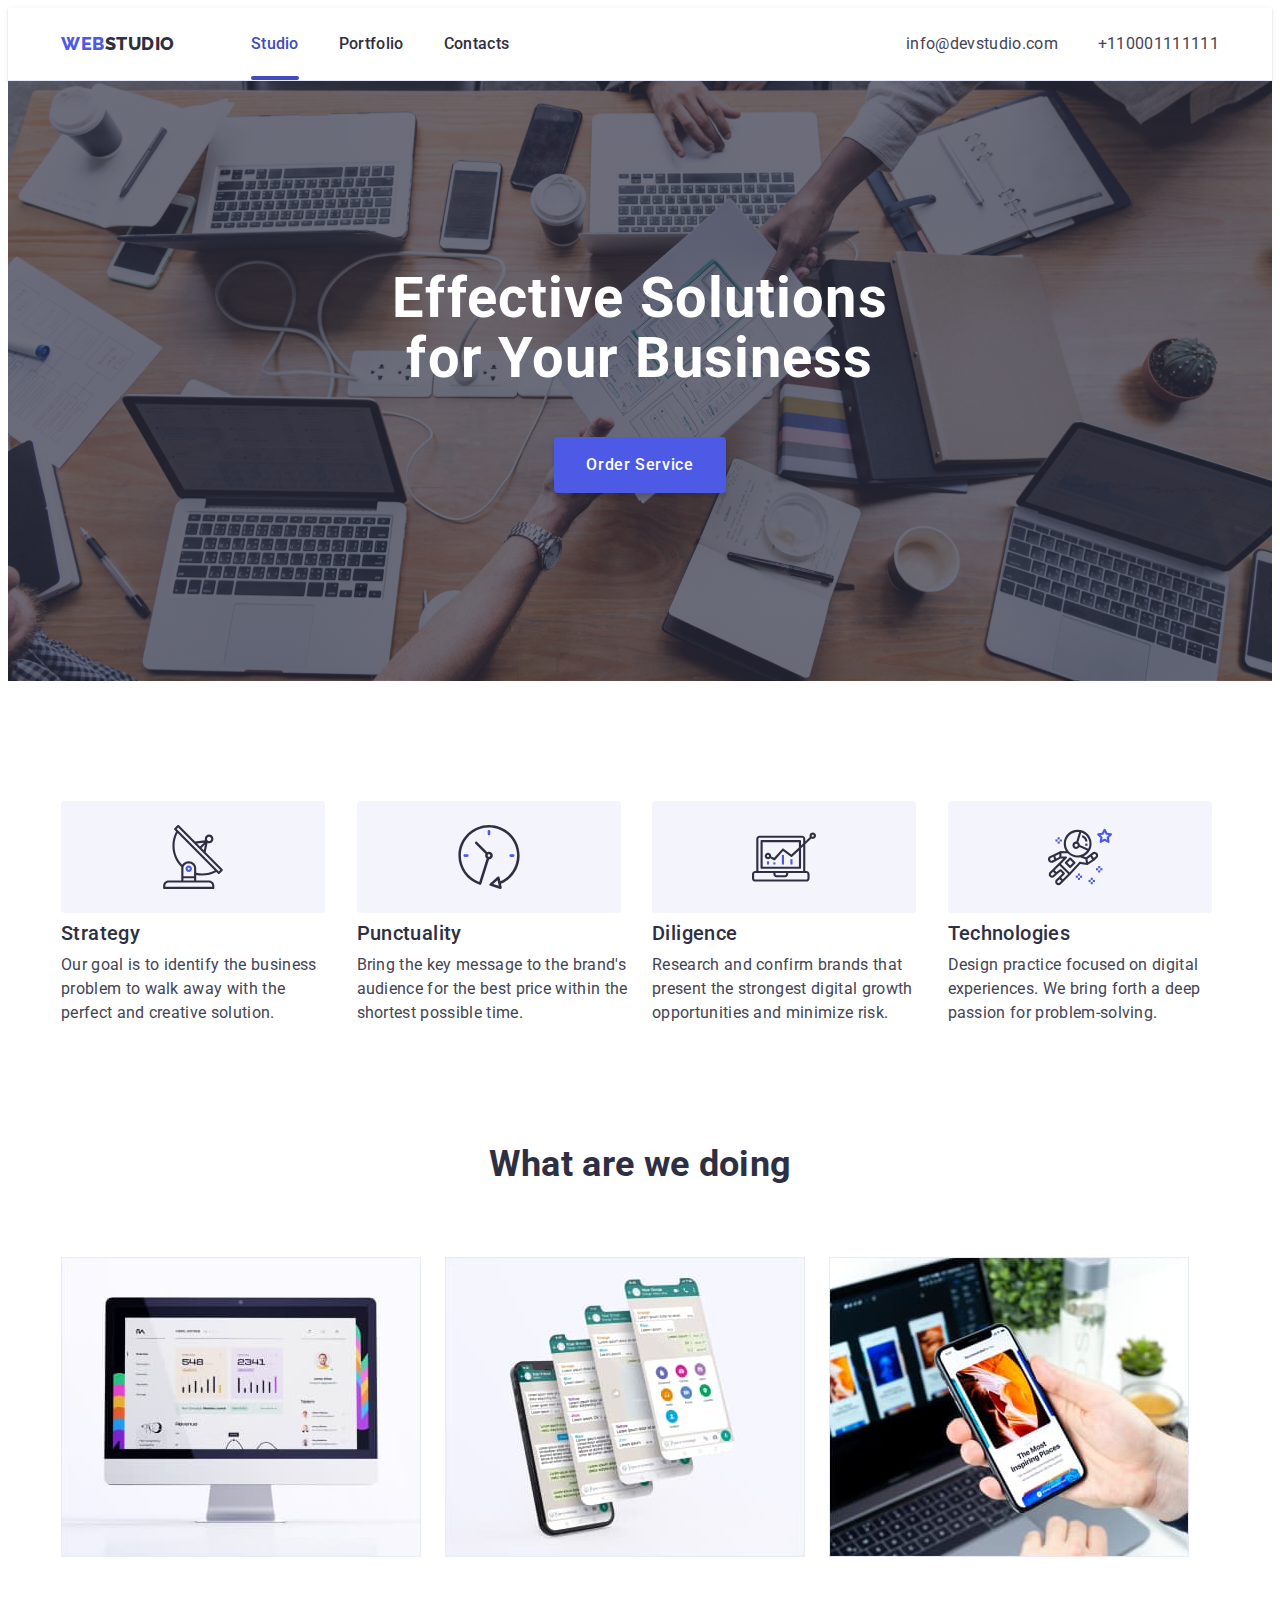
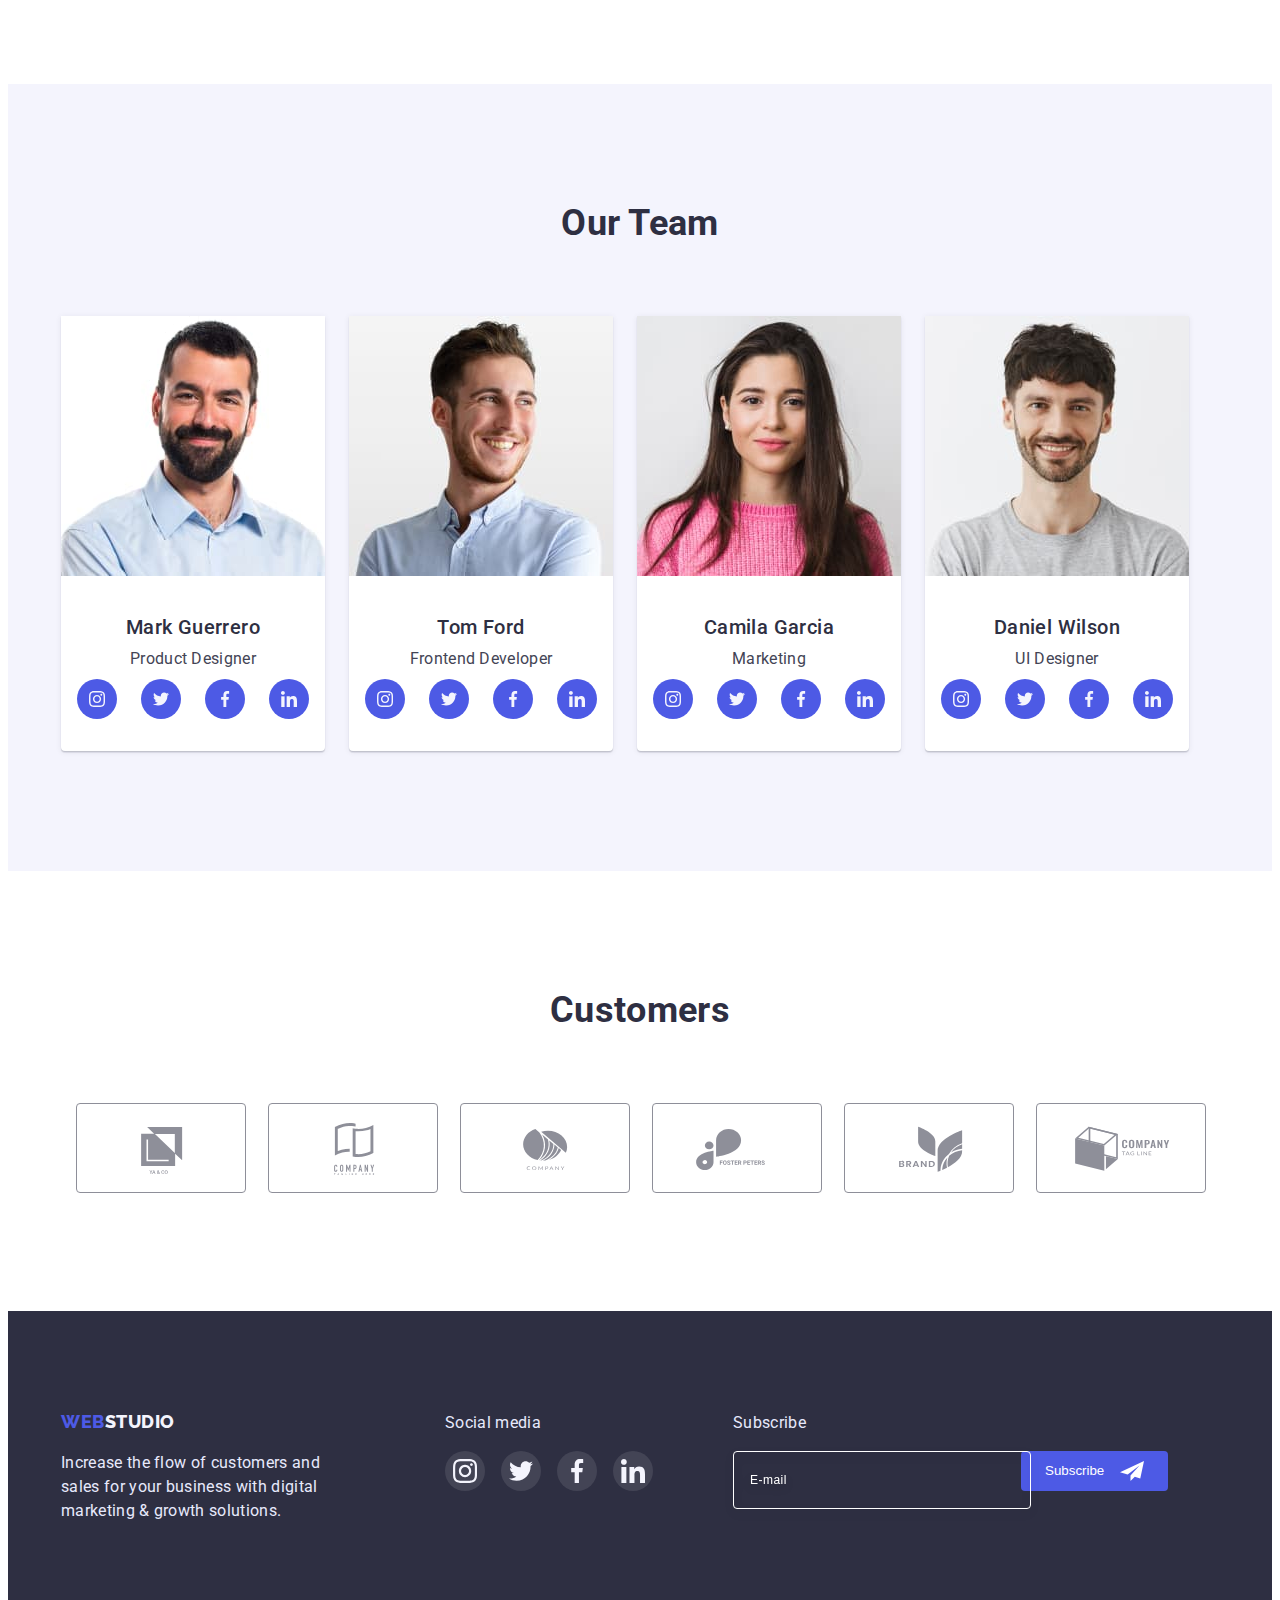
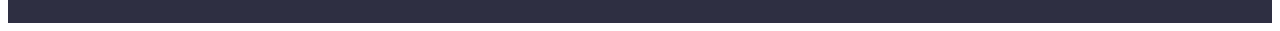
<file: index.html>
<!DOCTYPE html>
<html lang="en">
  <head>
    <meta charset="UTF-8" />
    <meta http-equiv="X-UA-Compatible" content="IE=edge" />
    <meta name="viewport" content="width=device-width, initial-scale=1.0" />
    <title>Document</title>
    <!--Fonts-->
    <link rel="preconnect" href="https://fonts.googleapis.com" />
    <link rel="preconnect" href="https://fonts.gstatic.com" crossorigin />
    <link
      href="https://fonts.googleapis.com/css2?family=Montserrat:wght@400;700&family=Raleway:wght@800&family=Roboto:wght@400;500;700;900&display=swap"
      rel="stylesheet"
    />
    <!--Normalize-->
    <link
      rel="stylesheet"
      href="https://cdnjs.cloudflare.com/ajax/libs/modern-normalize/1.1.0/modern-normalize.min.css"
      integrity="sha512-wpPYUAdjBVSE4KJnH1VR1HeZfpl1ub8YT/NKx4PuQ5NmX2tKuGu6U/JRp5y+Y8XG2tV+wKQpNHVUX03MfMFn9Q=="
      crossorigin="anonymous"
      referrerpolicy="no-referrer"
    />
    <!--Styles-->
    <link rel="stylesheet" href="./css/styles.css" />
  </head>
  <body>
    <header class="header">
      <div class="container header-container">
        <nav class="header-nav">
          <a class="header-web" href="./index.html"
            ><span class="fweb">Web</span>Studio</a
          >
          <ul class="header-menu">
            <li>
              <a class="header-link current" href="./index.html">Studio </a>
            </li>
            <li><a class="header-link" href="./potfolio.html">Portfolio</a></li>
            <li><a class="header-link" href="">Contacts</a></li>
          </ul>
        </nav>
        <address>
          <ul class="header-contact">
            <li>
              <a class="contact" href="mailto:info@devstudio.com"
                >info@devstudio.com</a
              >
            </li>
            <li>
              <a class="contact" href="tel:+110001111111">+110001111111</a>
            </li>
          </ul>
        </address>
      </div>
    </header>
    <main>
      <section class="hero-title">
        <div class="container">
          <h1 class="hero">Effective Solutions for Your Business</h1>
          <button class="button-white" type="button" data-modal-open>
            Order Service
          </button>
        </div>
      </section>
      <section class="section-only-text">
        <div class="container">
          <h2 hidden></h2>
          <ul class="section-text">
            <li class="titel-text">
              <div class="vector">
                <svg class="vector-icon">
                  <use href="./images/icons/vector1.svg#icon-antenna"></use>
                </svg>
              </div>
              <h3 class="titel">Strategy</h3>
              <p>
                Our goal is to identify the business problem to walk away with
                the perfect and creative solution.
              </p>
            </li>
            <li class="titel-text">
              <div class="vector">
                <svg class="vector-icon">
                  <use href="./images/icons/vector1.svg#icon-clock"></use>
                </svg>
              </div>
              <h3 class="titel">Punctuality</h3>
              <p>
                Bring the key message to the brand's audience for the best price
                within the shortest possible time.
              </p>
            </li>
            <li class="titel-text">
              <div class="vector">
                <svg class="vector-icon">
                  <use href="./images/icons/vector1.svg#icon-diagram-1"></use>
                </svg>
              </div>
              <h3 class="titel">Diligence</h3>
              <p>
                Research and confirm brands that present the strongest digital
                growth opportunities and minimize risk.
              </p>
            </li>
            <li class="titel-text">
              <div class="vector">
                <svg class="vector-icon">
                  <use href="./images/icons/vector1.svg#icon-astronaut"></use>
                </svg>
              </div>
              <h3 class="titel">Technologies</h3>
              <p>
                Design practice focused on digital experiences. We bring forth a
                deep passion for problem-solving.
              </p>
            </li>
          </ul>
        </div>
      </section>
      <section class="section">
        <div class="container">
          <h2 class="subtitel">What are we doing</h2>
          <ul class="section-doing">
            <li><img src="./images/img1.jpg" alt="program" width="360" /></li>
            <li>
              <img src="./images/img2.jpg" alt="communicate" width="360" />
            </li>
            <li><img src="./images/img3.jpg" alt="learning" width="360" /></li>
          </ul>
        </div>
      </section>
      <section class="team section">
        <div class="container">
          <h2 class="subtitel">Our Team</h2>
          <ul class="section-team">
            <li class="gallery">
              <img src="./images/img.jpg" alt="Mark Guerrero" width="264" />
              <div class="gallery-text">
                <h3 class="titel">Mark Guerrero</h3>
                <p>Product Designer</p>
                <ul class="social-list">
                  <li>
                    <a class="socials-link" href="#">
                      <svg class="social-icon">
                        <use
                          href="./images/icons/icons.svg#icon-instagram"
                        ></use></svg
                    ></a>
                  </li>
                  <li>
                    <a class="socials-link" href="#">
                      <svg class="social-icon">
                        <use
                          href="./images/icons/icons.svg#icon-twitter"
                        ></use></svg
                    ></a>
                  </li>
                  <li>
                    <a class="socials-link" href="#">
                      <svg class="social-icon">
                        <use
                          href="./images/icons/icons.svg#icon-facebook"
                        ></use></svg
                    ></a>
                  </li>
                  <li>
                    <a class="socials-link" href="#">
                      <svg class="social-icon">
                        <use
                          href="./images/icons/icons.svg#icon-linkedin"
                        ></use></svg
                    ></a>
                  </li>
                </ul>
              </div>
            </li>
            <li class="gallery">
              <img src="./images/img(1).jpg" alt="Tom Ford" width="264" />
              <div class="gallery-text">
                <h3 class="titel">Tom Ford</h3>
                <p>Frontend Developer</p>
                <ul class="social-list">
                  <li>
                    <a class="socials-link" href="#">
                      <svg class="social-icon">
                        <use
                          href="./images/icons/icons.svg#icon-instagram"
                        ></use></svg
                    ></a>
                  </li>
                  <li>
                    <a class="socials-link" href="#">
                      <svg class="social-icon">
                        <use
                          href="./images/icons/icons.svg#icon-twitter"
                        ></use></svg
                    ></a>
                  </li>
                  <li>
                    <a class="socials-link" href="#">
                      <svg class="social-icon">
                        <use
                          href="./images/icons/icons.svg#icon-facebook"
                        ></use></svg
                    ></a>
                  </li>
                  <li>
                    <a class="socials-link" href="#">
                      <svg class="social-icon">
                        <use
                          href="./images/icons/icons.svg#icon-linkedin"
                        ></use></svg
                    ></a>
                  </li>
                </ul>
              </div>
            </li>
            <li class="gallery">
              <img src="./images/img(2).jpg" alt="Camila Garcia" width="264" />
              <div class="gallery-text">
                <h3 class="titel">Camila Garcia</h3>
                <p>Marketing</p>
                <ul class="social-list">
                  <li>
                    <a class="socials-link" href="#">
                      <svg class="social-icon">
                        <use
                          href="./images/icons/icons.svg#icon-instagram"
                        ></use></svg
                    ></a>
                  </li>
                  <li>
                    <a class="socials-link" href="#">
                      <svg class="social-icon">
                        <use
                          href="./images/icons/icons.svg#icon-twitter"
                        ></use></svg
                    ></a>
                  </li>
                  <li>
                    <a class="socials-link" href="#">
                      <svg class="social-icon">
                        <use
                          href="./images/icons/icons.svg#icon-facebook"
                        ></use></svg
                    ></a>
                  </li>
                  <li>
                    <a class="socials-link" href="#">
                      <svg class="social-icon">
                        <use
                          href="./images/icons/icons.svg#icon-linkedin"
                        ></use></svg
                    ></a>
                  </li>
                </ul>
              </div>
            </li>
            <li class="gallery">
              <img src="./images/img(3).jpg" alt="Daniel Wilson" width="264" />
              <div class="gallery-text">
                <h3 class="titel">Daniel Wilson</h3>
                <p>UI Designer</p>
                <ul class="social-list">
                  <li>
                    <a class="socials-link" href="#">
                      <svg class="social-icon">
                        <use
                          href="./images/icons/icons.svg#icon-instagram"
                        ></use></svg
                    ></a>
                  </li>
                  <li>
                    <a class="socials-link" href="#">
                      <svg class="social-icon">
                        <use
                          href="./images/icons/icons.svg#icon-twitter"
                        ></use></svg
                    ></a>
                  </li>
                  <li>
                    <a class="socials-link" href="#">
                      <svg class="social-icon">
                        <use
                          href="./images/icons/icons.svg#icon-facebook"
                        ></use></svg
                    ></a>
                  </li>
                  <li>
                    <a class="socials-link" href="#">
                      <svg class="social-icon">
                        <use
                          href="./images/icons/icons.svg#icon-linkedin"
                        ></use></svg
                    ></a>
                  </li>
                </ul>
              </div>
            </li>
          </ul>
        </div>
      </section>

      <section class="section">
        <h2 class="subtitel">Customers</h2>
        <ul class="customers">
          <li class="cust-item">
            <a class="customers-link" href="#">
              <svg class="customers-icon" width="168px" height="88px">
                <use href="./images/icons/clients.svg#icon-Client1"></use></svg
            ></a>
          </li>
          <li class="cust-item">
            <a class="customers-link" href="#">
              <svg class="customers-icon" width="168px" height="88px">
                <use href="./images/icons/clients.svg#icon-Client2"></use></svg
            ></a>
          </li>
          <li class="cust-item">
            <a class="customers-link" href="#">
              <svg class="customers-icon" width="168px" height="88px">
                <use href="./images/icons/clients.svg#icon-Client3"></use></svg
            ></a>
          </li>
          <li class="cust-item">
            <a class="customers-link" href="#">
              <svg class="customers-icon" width="168px" height="88px">
                <use href="./images/icons/clients.svg#icon-Client4"></use></svg
            ></a>
          </li>
          <li class="cust-item">
            <a class="customers-link" href="#">
              <svg class="customers-icon" width="168px" height="88px">
                <use href="./images/icons/clients.svg#icon-Client5"></use></svg
            ></a>
          </li>
          <li class="cust-item">
            <a class="customers-link" href="#">
              <svg class="customers-icon" width="168px" height="88px">
                <use href="./images/icons/clients.svg#icon-Client6"></use></svg
            ></a>
          </li>
        </ul>
      </section>
    </main>
    <footer class="footer">
      <div class="container container-footer">
        <div class="footer-margin-first">
          <a class="footer-web" href="./index.html">
            <span class="fweb">Web</span>Studio</a
          >
          <p class="footer-text">
            Increase the flow of customers and sales for your business with
            digital marketing & growth solutions.
          </p>
        </div>

        <div class="footer-margin-second">
          <p class="footer-social-title">Social media</p>
          <ul class="footer-social-list">
            <li class="footer-social-item">
              <a class="footer-link" href="#">
                <svg class="footer-icon">
                  <use
                    href="./images/icons/icons.svg#icon-instagram"
                  ></use></svg
              ></a>
            </li>
            <li class="footer-social-item">
              <a class="footer-link" href="#">
                <svg class="footer-icon">
                  <use href="./images/icons/icons.svg#icon-twitter"></use></svg
              ></a>
            </li>
            <li class="footer-social-item">
              <a class="footer-link" href="#">
                <svg class="footer-icon">
                  <use href="./images/icons/icons.svg#icon-facebook"></use></svg
              ></a>
            </li>
            <li class="footer-social-item">
              <a class="footer-link" href="#">
                <svg class="footer-icon">
                  <use href="./images/icons/icons.svg#icon-linkedin"></use></svg
              ></a>
            </li>
          </ul>
        </div>
        <div>
          <p class="footer-social-title">Subscribe</p>
          <div class="mail-footer">
            <form class="footer-contact">
              <label class="visualli-hidden" for="user-mail">
                <input
                  class="footer-form-input"
                  type="email"
                  name="user-mail"
                  id="user-mail"
                  placeholder="E-mail"
                />
              </label>
              <button type="submit" class="footer-send">
                Subscribe
                <svg class="mail-ftr">
                  <use href="./images/icons/frame.svg#icon-Frame"></use>
                </svg>
              </button>
            </form>
          </div>
        </div>
      </div>
    </footer>
    <div class="backdrop is-hidden" data-modal>
      <div class="modal">
        <button class="modal-close" type="button" data-modal-close>
          <svg class="cls-btm">
            <use href="./images/icons/vector.svg#icon-Vector5"></use>
          </svg>
        </button>
        <h3 class="modal-contact">
          Leave your contacts and we will call you back
        </h3>

        <div class="modal-block">
          <form class="form" autocomplete="on">
            <div class="form-field first-child">
              <label class="form-label" for="name">Name</label>
              <input
                class="form-input"
                type="text"
                name="name"
                id="name"
                autofocus
              />
              <svg class="svg svg-name">
                <use href="./images/icons/modal.svg#icon-person"></use>
              </svg>
            </div>
            <div class="form-field">
              <label class="form-label" for="tel">Phone</label>
              <input class="form-input" type="tel" name="tel" id="tel" />
              <svg class="svg svg-phone">
                <use href="./images/icons/modal.svg#icon-phone"></use>
              </svg>
            </div>
            <div class="form-field">
              <label class="form-label" for="email">Email</label>
              <input class="form-input" type="email" name="email" id="email" />
              <svg class="svg svg-email">
                <use href="./images/icons/modal.svg#icon-email"></use>
              </svg>
            </div>
            <div class="form-field last-child">
              <label class="form-label" for="comment">Comment</label>
              <textarea
                class="form-textarea"
                name="comment"
                id="comment"
                cols="30"
                rows="10"
                placeholder="Text input"
              ></textarea>
            </div>
            <div class="checkbox-form">
              <input
                class="checkbox-input"
                type="checkbox"
                name="policy"
                id="policy"
                required
              />
              <span class="icon"></span>
              <label class="checkbox-label" for="policy"
                >I accept the terms and conditions of the
                <a href=""> Privacy Policy </a></label
              >
            </div>
            <div class="btm-modal">
              <button class="button-modal" type="submit">Send</button>
            </div>
          </form>
        </div>
      </div>
    </div>
    <script src="./js/modal.js"></script>
  </body>
</html>
</file>
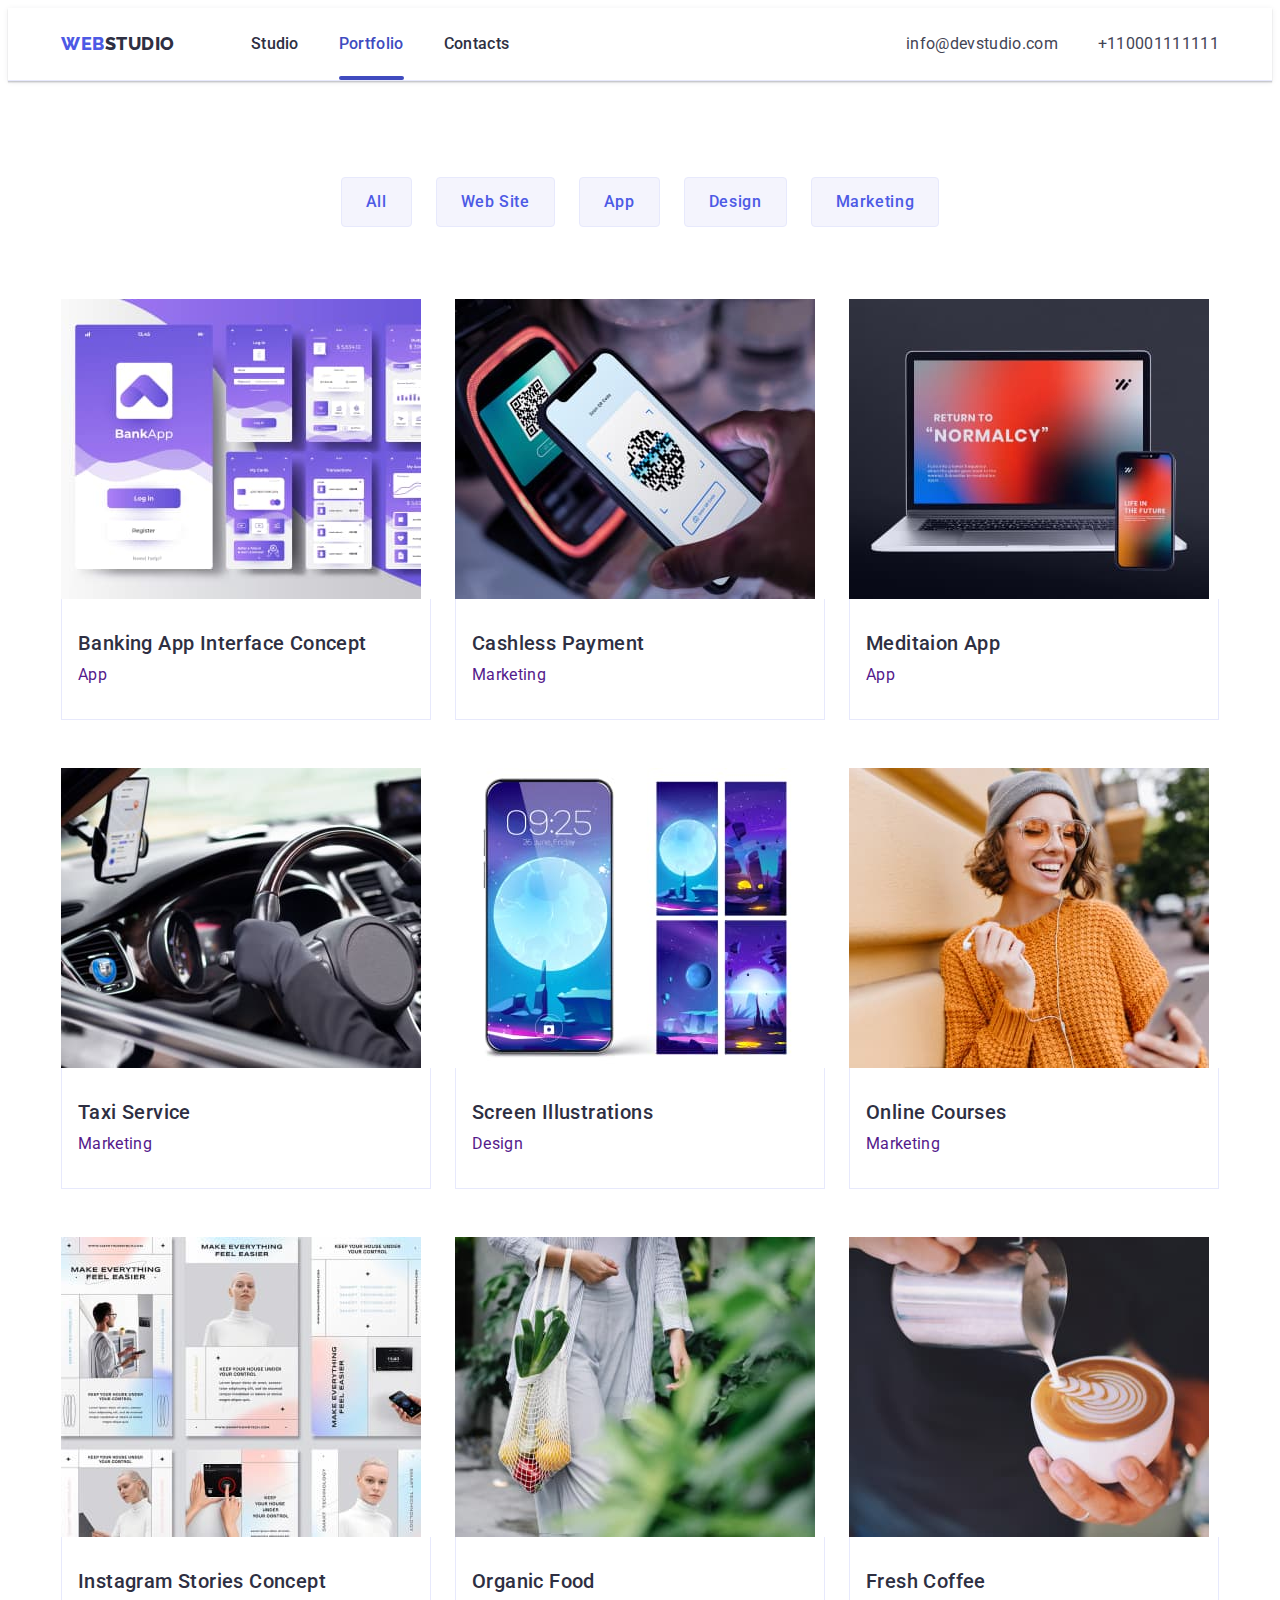
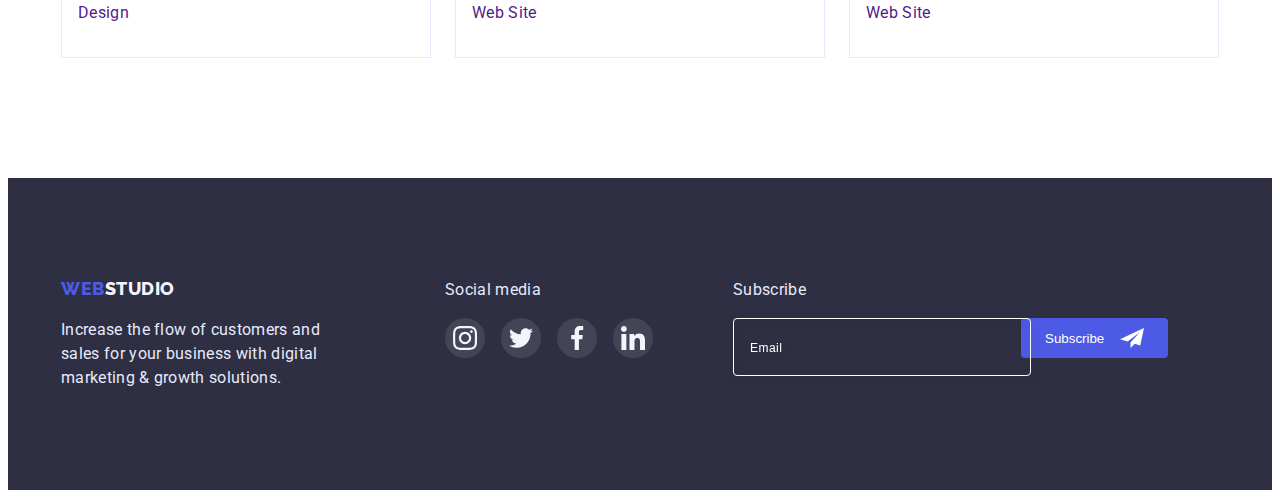
<file: potfolio.html>
<!DOCTYPE html>
<html lang="en">
  <head>
    <meta charset="UTF-8" />
    <meta http-equiv="X-UA-Compatible" content="IE=edge" />
    <meta name="viewport" content="width=device-width, initial-scale=1.0" />
    <title>Document</title>
    <!--Fonts-->
    <link rel="preconnect" href="https://fonts.googleapis.com" />
    <link rel="preconnect" href="https://fonts.gstatic.com" crossorigin />
    <link
      href="https://fonts.googleapis.com/css2?family=Montserrat:wght@400;700&family=Raleway:wght@800&family=Roboto:wght@400;500;700;900&display=swap"
      rel="stylesheet"
    />
    <!--Normalize-->
    <link
      rel="stylesheet"
      href="https://cdnjs.cloudflare.com/ajax/libs/modern-normalize/1.1.0/modern-normalize.min.css"
      integrity="sha512-wpPYUAdjBVSE4KJnH1VR1HeZfpl1ub8YT/NKx4PuQ5NmX2tKuGu6U/JRp5y+Y8XG2tV+wKQpNHVUX03MfMFn9Q=="
      crossorigin="anonymous"
      referrerpolicy="no-referrer"
    />
    <!--Styles-->
    <link rel="stylesheet" href="./css/styles.css" />
  </head>
  <body>
    <header class="header">
      <div class="container">
        <div class="header-container">
          <nav class="header-nav">
            <a class="header-web" href="./potfolio.html"
              ><span class="fweb">Web</span>Studio</a
            >
            <ul class="header-menu">
              <li><a class="header-link" href="./index.html">Studio </a></li>
              <li>
                <a class="header-link current" href="./potfolio.html"
                  >Portfolio</a
                >
              </li>
              <li><a class="header-link" href="">Contacts</a></li>
            </ul>
          </nav>
          <address>
            <ul class="header-contact">
              <li>
                <a class="contact" href="mailto:info@devstudio.com"
                  >info@devstudio.com</a
                >
              </li>
              <li>
                <a class="contact" href="tel:+110001111111">+110001111111</a>
              </li>
            </ul>
          </address>
        </div>
      </div>
    </header>
    <main>
      <section class="section-with-buttom">
        <div class="container">
          <h1 hidden></h1>
          <ul class="section-navigation">
            <li class="btn-blue">
              <button class="button-blue" type="button">All</button>
            </li>
            <li class="btn-blue">
              <button class="button-blue" type="button">Web Site</button>
            </li>
            <li class="btn-blue">
              <button class="button-blue" type="button">App</button>
            </li>
            <li class="btn-blue">
              <button class="button-blue" type="button">Design</button>
            </li>
            <li class="btn-blue">
              <button class="button-blue" type="button">Marketing</button>
            </li>
          </ul>
          <ul class="section-general">
            <li class="general-item">
              <a class="general-photo" href="">
                <div class="img-info">
                  <img
                    class="imagen"
                    src="./images/portfolio/img.jpg"
                    alt="Banking App Interface Concept"
                    width="360"
                  />
                  <div class="informcard">
                    <p>
                      14 Stylish and User-Friendly App Design Concepts · Task
                      Manager App · Calorie Tracker App · Exotic Fruit Ecommerce
                      App · Cloud Storage App
                    </p>
                  </div>
                </div>
                <div class="card-info">
                  <h2 class="titel">Banking App Interface Concept</h2>
                  <p>App</p>
                </div>
              </a>
            </li>
            <li class="general-item">
              <div class="card-information">
                <a class="general-photo" href="">
                  <div class="img-info">
                    <img
                      class="imagen"
                      src="./images/portfolio/img(1).jpg"
                      alt="Cashless Payment"
                      width="360"
                    />
                    <div class="informcard">
                      <p>
                        14 Stylish and User-Friendly App Design Concepts · Task
                        Manager App · Calorie Tracker App · Exotic Fruit
                        Ecommerce App · Cloud Storage App
                      </p>
                    </div>
                  </div>
                  <div class="card-info">
                    <h2 class="titel">Cashless Payment</h2>
                    <p>Marketing</p>
                  </div></a
                >
              </div>
            </li>
            <li class="general-item">
              <div class="card-information">
                <a class="general-photo" href="">
                  <div class="img-info">
                    <img
                      class="imagen"
                      src="./images/portfolio/img(2).jpg"
                      alt="Meditaion App"
                      width="360"
                    />
                    <div class="informcard">
                      <p>
                        14 Stylish and User-Friendly App Design Concepts · Task
                        Manager App · Calorie Tracker App · Exotic Fruit
                        Ecommerce App · Cloud Storage App
                      </p>
                    </div>
                  </div>
                  <div class="card-info">
                    <h2 class="titel">Meditaion App</h2>
                    <p>App</p>
                  </div>
                </a>
              </div>
            </li>
            <li class="general-item">
              <div class="card-information">
                <a class="general-photo" href="">
                  <div class="img-info">
                    <img
                      class="imagen"
                      src="./images/portfolio/img(3).jpg"
                      alt="Taxi Service"
                      width="360"
                    />
                    <div class="informcard">
                      <p>
                        14 Stylish and User-Friendly App Design Concepts · Task
                        Manager App · Calorie Tracker App · Exotic Fruit
                        Ecommerce App · Cloud Storage App
                      </p>
                    </div>
                  </div>
                  <div class="card-info">
                    <h2 class="titel">Taxi Service</h2>
                    <p>Marketing</p>
                  </div>
                </a>
              </div>
            </li>
            <li class="general-item">
              <div class="card-information">
                <a class="general-photo" href="">
                  <div class="img-info">
                    <img
                      class="imagen"
                      src="./images/portfolio/img(4).jpg"
                      alt="Screen Illustrations"
                      width="360"
                    />
                    <div class="informcard">
                      <p>
                        14 Stylish and User-Friendly App Design Concepts · Task
                        Manager App · Calorie Tracker App · Exotic Fruit
                        Ecommerce App · Cloud Storage App
                      </p>
                    </div>
                  </div>
                  <div class="card-info">
                    <h2 class="titel">Screen Illustrations</h2>
                    <p>Design</p>
                  </div>
                </a>
              </div>
            </li>
            <li class="general-item">
              <div class="card-information">
                <a class="general-photo" href="">
                  <div class="img-info">
                    <img
                      class="imagen"
                      src="./images/portfolio/img(5).jpg"
                      alt="Online Courses"
                      width="360"
                    />
                    <div class="informcard">
                      <p>
                        14 Stylish and User-Friendly App Design Concepts · Task
                        Manager App · Calorie Tracker App · Exotic Fruit
                        Ecommerce App · Cloud Storage App
                      </p>
                    </div>
                  </div>
                  <div class="card-info">
                    <h2 class="titel">Online Courses</h2>
                    <p>Marketing</p>
                  </div>
                </a>
              </div>
            </li>
            <li class="general-item">
              <div class="card-information">
                <a class="general-photo" href="">
                  <div class="img-info">
                    <img
                      class="imagen"
                      src="./images/portfolio/img(6).jpg"
                      alt="Instagram Stories Concept"
                      width="360"
                    />
                    <div class="informcard">
                      <p>
                        14 Stylish and User-Friendly App Design Concepts · Task
                        Manager App · Calorie Tracker App · Exotic Fruit
                        Ecommerce App · Cloud Storage App
                      </p>
                    </div>
                  </div>
                  <div class="card-info">
                    <h2 class="titel">Instagram Stories Concept</h2>
                    <p>Design</p>
                  </div>
                </a>
              </div>
            </li>
            <li class="general-item">
              <div class="card-information">
                <a class="general-photo" href="">
                  <div class="img-info">
                    <img
                      class="imagen"
                      src="./images/portfolio/img(7).jpg"
                      alt="Organic Food"
                      width="360"
                    />
                    <div class="informcard">
                      <p>
                        14 Stylish and User-Friendly App Design Concepts · Task
                        Manager App · Calorie Tracker App · Exotic Fruit
                        Ecommerce App · Cloud Storage App
                      </p>
                    </div>
                  </div>
                  <div class="card-info">
                    <h2 class="titel">Organic Food</h2>
                    <p>Web Site</p>
                  </div>
                </a>
              </div>
            </li>
            <li class="general-item">
              <div class="card-information">
                <a class="general-photo" href="">
                  <div class="img-info">
                    <img
                      class="imagen"
                      src="./images/portfolio/img(8).jpg"
                      alt="Fresh Coffee"
                      width="360"
                    />
                    <div class="informcard">
                      <p>
                        14 Stylish and User-Friendly App Design Concepts · Task
                        Manager App · Calorie Tracker App · Exotic Fruit
                        Ecommerce App · Cloud Storage App
                      </p>
                    </div>
                  </div>
                  <div class="card-info">
                    <h2 class="titel">Fresh Coffee</h2>
                    <p>Web Site</p>
                  </div>
                </a>
              </div>
            </li>
          </ul>
        </div>
      </section>
    </main>
    <footer class="footer">
      <div class="container container-footer">
        <div class="footer-margin-first">
          <a class="footer-web" href="./potfolio.html">
            <span class="fweb">Web</span>Studio</a
          >
          <p class="footer-text">
            Increase the flow of customers and sales for your business with
            digital marketing & growth solutions.
          </p>
        </div>
        <div class="footer-margin-second">
          <p class="footer-social-title">Social media</p>
          <ul class="footer-social-list">
            <li class="footer-social-item">
              <a class="footer-link" href="#">
                <svg class="footer-icon">
                  <use
                    href="./images/icons/icons.svg#icon-instagram"
                  ></use></svg
              ></a>
            </li>
            <li class="footer-social-item">
              <a class="footer-link" href="#">
                <svg class="footer-icon">
                  <use href="./images/icons/icons.svg#icon-twitter"></use></svg
              ></a>
            </li>
            <li class="footer-social-item">
              <a class="footer-link" href="#">
                <svg class="footer-icon">
                  <use href="./images/icons/icons.svg#icon-facebook"></use></svg
              ></a>
            </li>
            <li class="footer-social-item">
              <a class="footer-link" href="#">
                <svg class="footer-icon">
                  <use href="./images/icons/icons.svg#icon-linkedin"></use></svg
              ></a>
            </li>
          </ul>
        </div>
        <div>
          <p class="footer-social-title">Subscribe</p>
          <div class="mail-footer">
            <form class="footer-contact">
              <label class="visualli-hidden" for="user-mail">
                <input
                  class="footer-form-input"
                  type="email"
                  name="user-mail"
                  id="user-mail"
                  placeholder="Email"
                />
              </label>
            </form>
            <button type="submit" class="footer-send">
              Subscribe
              <svg class="mail-ftr">
                <use href="./images/icons/frame.svg#icon-Frame"></use>
              </svg>
            </button>
          </div>
        </div>
      </div>
    </footer>
  </body>
</html>
</file>
<file: css/styles.css>
:root {
    --color-primaty:#434455 ;
    --color-secondary:#2E2F42;
    --color-inverted: #fff;
    --color-brand: #4D5AE5;
    --color-ocean: #404bbf;
    --color-white: #F4F4FD;
    --color-green: #E7E9FC;
    --color-icon: #8E8F99;
    --color-greenicon: #31D0AA;
    --color-modal: #FCFCFC;
}
body {
    color: var(--color-primaty);
    background: var(--color-inverted);
    font-family: 'Roboto', sans-serif;
    font-size: 16px;
    line-height: 1.5;
    letter-spacing: 0.02em;
}
p, 
h1, 
h2, 
h3, 
h4,
h5, 
h6 {
    margin-top: 0;
    margin-bottom: 0;
}
ul {
    list-style-type: none;
    margin: 0;
    padding: 0;
}
.container {
    width: 100%;
    max-width: 1158px;
    margin: 0 auto;
    padding: 0 15px;
}

.header {
    background: var(--color-inverted);
    text-decoration: none;
    border-bottom: 1px solid var(--color-green);
    box-shadow: 0px 2px 1px rgba(46, 47, 66, 0.08), 0px 1px 1px rgba(46, 47, 66, 0.16), 0px 1px 6px rgba(46, 47, 66, 0.08);
    
}
.header-web {
    text-decoration: none;
    font-family: 'Raleway', sans-serif;
    font-weight: 800;
    font-size: 18px;
    line-height: 1.33;
    text-transform:uppercase;
    color:var(--color-secondary);
    letter-spacing: 0.03em;
}
.header-container {
display: flex;
align-items: center;
gap: 40px;
}
.header-nav {
    display: flex;
    align-items: center;
    flex-grow: 1;
    gap: 76px;
}
.header-menu {
    display: flex;
    gap: 40px;  
}
.header-contact {
    display: flex;
    gap: 40px;
}
.header-link {
    color: var(--color-secondary);
    text-decoration: none;
    font-weight: 500;
    padding: 24px 0;
    display: block;  
    position: relative;
    transition: color 250ms cubic-bezier(0.4, 0, 0.2, 1);
}
.header-link.current::after {
    content: '';
    position: absolute;
        bottom: 0;
        left: 0;
    display: block;
    width: 100%;
    height: 4px;
    background-color: var(--color-ocean);
    border-radius: 2px;
}
.current {
    color: var(--color-ocean);
}
.header-link:hover,
.header-link:focus {
    color: var(--color-ocean);
    cursor: pointer;
}
.contact {
    color: var(--color-primaty);
    text-decoration: none;
    font-style: normal;
    transition: color 250ms cubic-bezier(0.4, 0, 0.2, 1);
}
.contact:hover,
.contact:focus {
    color:var(--color-ocean);
    cursor: pointer;
}
.button-white {
    color: var(--color-inverted);
    background-color: var(--color-brand);
    box-shadow: 0px 4px 4px rgba(0, 0, 0, 0.15);
    border-radius: 4px;
    font-weight: 500;
    font-size: 16px;
    line-height: 1.5;
    letter-spacing: 0.04em;
    font-family: 'Roboto', sans-serif;
    padding: 16px 32px;
    border: none;  
    /* transition-property: background-color;
    transition-duration: 250ms;
    transition-timing-function: cubic-bezier(0.4, 0, 0.2, 1);  */
    transition: background-color 250ms cubic-bezier(0.4, 0, 0.2, 1);
}
.button-white:hover,
.button-white:focus {
    color: var(--color-inverted);
    background-color: var(--color-ocean);
    box-shadow: 0px 4px 4px rgba(0, 0, 0, 0.15);
    border-radius: 4px;
    font-weight: 500;
    cursor: pointer;
    font-size: 16px;
    line-height: 1.5;
    letter-spacing: 0.04em;
    font-family: 'Roboto', sans-serif;
}
 .button-blue {
    color: var(--color-brand);
    background-color: var(--color-white);
    border: 1px solid var(--color-green);
    border-radius: 4px;
    font-weight: 500;
    font-size: 16px;
    line-height: 1.5;
    letter-spacing: 0.04em;
    font-family: 'Roboto', sans-serif;
    cursor: pointer;
    padding: 12px 24px;   
    transition: background-color 250ms cubic-bezier(0.4, 0, 0.2, 1),
            color 250ms cubic-bezier(0.4, 0, 0.2, 1),
            border 250ms cubic-bezier(0.4, 0, 0.2, 1),
            box-shadow 250ms cubic-bezier(0.4, 0, 0.2, 1);
}
.button-blue:hover,
.button-blue:focus {
    color: var(--color-inverted);
    background-color: var(--color-ocean);
    /* cursor: pointer;
    font-weight: 500;
    font-size: 16px;
    line-height: 1.5;
    letter-spacing: 0.04em;
    font-family: 'Roboto', sans-serif; */
    box-shadow: 0px 3px 1px rgba(0, 0, 0, 0.1), 0px 2px 1px rgba(0, 0, 0, 0.08), 0px 2px 2px rgba(0, 0, 0, 0.12);
    border-radius: 4px;
    border: 1px solid var(--color-ocean);
}
.section-navigation {
    display: flex;
    align-items: center;
    gap: 24px;
    justify-content: center;
    margin-bottom: 72px;
}
 .hero {
    color: var(--color-inverted);
    font-size: 56px;
    line-height: 1.07; 
    margin-bottom: 48px;
    letter-spacing: 0.02em;
    margin: 0 auto 48px;
    max-width: 496px;
    margin-left: auto;
    margin-right: auto;
}
.hero-title {
    color: var(--color-inverted);
    background: var(--color-inverted);
    padding-top: 188px;
    padding-bottom: 188px;
    text-align: center;
    background-image: linear-gradient(rgba(46, 47, 66, 0.7),rgba(46, 47, 66, 0.7)), url('../images/dz4/people-office\ 1.jpg');
    background-repeat: no-repeat;
    background-position: center;
    background-size: 1440px;
}
.section {
    padding: 120px 0;
}
.section-with-buttom {
    padding: 120px 0;
    padding-top: 96px;
}
.section-text {
    display: flex;
    gap: 24px;
}
.vector {
    display: flex;
    justify-content: center;
    align-items: center;
    width: 264px;
    height: 112px;
    background: var(--color-white);
    border-radius: 4px;
    margin-bottom: 8px;
}
.vector-icon {
    width: 64px;
    height: 64px;  
}
.section-only-text {
    padding-top: 120px;
    padding-bottom: 0;
}
.section-team {
        display: flex;
        flex-wrap: wrap;
}
.subtitel {
    color: var(--color-secondary);
    font-size: 36px;
    line-height: 1.11;
    margin-bottom: 72px;
    text-align: center;
}
.titel {
    color: var(--color-secondary);
    font-weight: 500;
    font-size: 20px;
    line-height: 1.2;
    letter-spacing: 0.02em;
    margin-bottom: 8px; 
}
.titel-text {
    flex-basis: calc((100% - 72px) / 4);
}
.gallery {
    background: var(--color-inverted); 
    text-align: center;
    border-radius: 0px 0px 4px 4px;
    box-shadow: 0px 1px 6px rgba(46, 47, 66, 0.08), 0px 1px 1px rgba(46, 47, 66, 0.16), 0px 2px 1px rgba(46, 47, 66, 0.08);
}
.gallery-text {
   padding-top: 32px;
   padding-bottom: 32px;
}
.social-list{
    display: flex;
    gap: 24px;
    justify-content: center;
    margin-top: 8px;
    margin-left: 16px;
    margin-right: 16px;
}
.customers {
        display: flex;
        flex-wrap: wrap;
        justify-content: center;
        gap: 24px;      
}
.cust-item {
    width: 168px;
    height: 88px;
}
.customers-link {
    display: flex;
    justify-content: center;
    align-items: center;
    width: 100%;
    height: 100%;
    border: 1px solid var(--color-icon);
    border-radius: 4px;
    fill: var(--color-icon);
   transition: border-color 250ms cubic-bezier(0.4, 0, 0.2, 1);
}
.customers-icon {
   transition: fill 250ms cubic-bezier(0.4, 0, 0.2, 1);
}
.customers-link:hover,
.customers-link:focus {
    border-color: var(--color-ocean);
}
.customers-link:hover .customers-icon,
.customers-link:focus .customers-icon {
    fill: var(--color-ocean);
}

.socials-link {
    display: flex;
    align-items: center;
    justify-content: center;
    width: 40px;
    height: 40px;
    background-color: var(--color-brand);
    border-radius: 50%;
    transition: background-color 250ms cubic-bezier(0.4, 0, 0.2, 1);
}
.social-icon {
    width: 16px;
    height: 16px;
    fill: var(--color-white);
}
.socials-link:hover,
.socials-link:focus {
    background-color: var(--color-ocean);
}
.team {
    background: var(--color-white);
}
.section-doing {
    display: flex;
    gap: 24px;
}
.section-team {
    display: flex;
    gap: 24px;
}
.section-general {
    display: flex;
    gap: 48px 24px;
    flex-wrap: wrap;  
}
.general-item {
    flex-basis: calc((100% - 48px) / 3);
    text-decoration: none;
}
.general-photo {
    text-decoration: none; 
    display: block;
    transition: box-shadow 250ms cubic-bezier(0.4, 0, 0.2, 1);
}
.general-photo:hover,
.general-photo:focus {
    box-shadow: 0px 1px 6px rgba(46, 47, 66, 0.08), 0px 1px 1px rgba(46, 47, 66, 0.16), 0px 2px 1px rgba(46, 47, 66, 0.08);
}
.imagen {
    display: block;
    max-width: 100%;
    height: auto;
}
.card-info {
    border: 1px solid var(--color-green);
    border-top: none;
    padding-top: 32px;
    padding-bottom: 32px;
    padding-left: 16px;
}
.img-info {
    position: relative;
    overflow: hidden;
}
.informcard {
    background-color: var(--color-brand);
    color: var(--color-white);
    position: absolute;
    top: 0;
    left: 0;
    width: 100%;
    height: 100%;
    padding-top: 40px;
    padding-left: 32px;
    padding-right: 32px;
    padding-bottom: 164px;
    transform: translateY(100%);
    transition: transform 250ms;
}
.general-item:hover .informcard {
    transform: translateY(0);
}
.container-footer {
    display: flex;
}
.footer-margin-first {
    margin-right: 120px;
}
.footer-margin-second {
    margin-right: 80px;
}

.footer-web {
    color: var(--color-white);
    font-family: 'Raleway', sans-serif;
    text-decoration: none;
    font-weight: 800;
    font-size: 18px;
    line-height: 1.16;
    text-transform:uppercase;
    letter-spacing: 0.03em;
}
.footer {
    color: var(--color-green);
    background: var(--color-secondary);
    padding: 100px 0;   
    display: flex;
    flex-wrap: wrap;
    justify-content: flex-start;
}
.footer-text {
    color: var(--color-green);
    width: 264px;
    word-wrap: break-word;
    letter-spacing: 0.02em;
    margin-top: 16px;
}
.fweb {
    color: var(--color-brand);
}
.footer-social-title {
    margin-bottom: 16px;
}
.footer-list {
    margin-top: 8px;
    margin-bottom: 32px;
    margin-left: 16px;
    margin-right: 16px; 
}
.footer-link {
    display: flex;
    align-items: center;
    justify-content: center;
    width: 100%;
    height: 100%;
    border-radius: 50%;
    transition: background-color 250ms cubic-bezier(0.4, 0, 0.2, 1);
}
.footer-link:hover,
.footer-link:focus {
    background-color: var(--color-greenicon);
}
.footer-icon {
    width: 24px;
    height: 24px;
    fill: var(--color-white);
}
.footer-social-list {
    display: flex;
    justify-content: center;
    gap: 16px;
}
.footer-social-item {
    width: 40px;
    height: 40px;
    border-radius: 50%;
    background-color: rgba(255, 255, 255, 0.1);
}
.mail-footer {
    display: flex;
    gap: 24px;
}
.mail-ftr {
    width: 24px;
    height: 24px;
    fill: var(--color-inverted);
}
.footer-send {
    display: flex;
    gap: 16px;
    justify-content: center;
    align-items: center;
    padding: 8px 24px;
    background-color: var(--color-brand);
    color: var(--color-inverted);
    border-radius: 4px;
    border: none;
    transition: background-color 250ms cubic-bezier(0.4, 0, 0.2, 1),
    color 250ms cubic-bezier(0.4, 0, 0.2, 1);
}
.footer-send:hover,
.footer-send:focus {
    color: var(--color-inverted); 
        background-color: var(--color-ocean);
        box-shadow: 0px 4px 4px rgba(0, 0, 0, 0.15);
        border-radius: 4px;
        cursor: pointer;
}



.footer-contact {
    display: flex;
    gap: 24px;
}
.footer-form-label {
display: block;
height: 100%;
}
.footer-form-input {
width: 100%;
height: 100%;
background-color: transparent;
border: 1px solid var(--color-inverted);
border-radius: 4px;
filter: drop-shadow(0px 4px 4px rgba(0, 0, 0, 0.15));
color: var(--color-inverted);
padding: 8px 16px;
}
.visualli-hidden {
    color: var(--color-inverted);
    width: 264px;
    height: 40px;
    
}
.footer-form-input::placeholder {
    color: var(--color-inverted);
    font-weight: 400;
    font-size: 12px;
    line-height: 1.2;
    letter-spacing: 0.04em;
    
}
/* .visualli-hidden {
    white-space: nowrap;
    clip-path: inset(100%);
    clip: rect(0 0 0 0);
    overflow: hidden;
} */
/*Modal*/
.backdrop {
    position: fixed;
    top: 0;
    left: 0;
    width: 100%;
    height: 100%;
    background: rgba(46, 47, 66, 0.4);
    display: flex;
    align-items: center;
    justify-content: center;
    padding: 20px 0;
    transition: opacity 250ms, visibility 250ms;
}
.backdrop.is-hidden {
    opacity: 0;
    visibility: hidden;
    pointer-events: none;
}
.modal {
    position: relative;
    overflow: auto;
    width: 100%;
        height: 100%;
    max-width: 408px;
    max-height: 584px;
    background-color: var(--color-modal);
    border-radius: 4px;
    padding: 72px 24px 24px;
}
.modal-close {
    position: absolute;
    top: 24px;
    right: 24px;
    width: 24px;
    height: 24px;
    border-radius: 50%;
    border: 1px solid rgba(0, 0, 0, 0.1);
    background-color: var(--color-green);
    transition: background-color 250ms cubic-bezier(0.4, 0, 0.2, 1);
}
.modal-close:hover,
.modal-close:focus {
    background-color: var(--color-ocean);
    
}
.buttom-close:hover .cls-btm,
.buttom-close:focus .cls-btm {
    fill: var(--color-inverted);
} 

.cls-btm {
    width: 8px;
    height: 8px; 
    display: flex;
        justify-content: center;
        align-items: center;
        width: 100%;
        height: 100%;
        border-radius: 50%;
        transition: fill 250ms cubic-bezier(0.4, 0, 0.2, 1);
}
.modal-block{
    font-size: 12px;
        text-align: left;
        line-height: 1.17;
        letter-spacing: 0.01em;
        margin: 0;
}
.form-field {
    position: relative;
        overflow: auto;
   display: flex;
   flex-direction: column;
   gap: 4px;
   margin-bottom: 8px;
}
.form-label {
    color: var(--color-icon);
    font-weight: 400;
    font-size: 12px;
    line-height: 1.2;
    letter-spacing: 0.01em;
}
.form-input {
    border-radius: 4px;
    border: 1px solid var(--color-secondary);
    padding: 14px 19px;
    width: 360px; 
    height: 40px;
    transition: border 250ms cubic-bezier(0.4, 0, 0.2, 1);
    padding-left: 38px;

}
.form-input:focus,
.form-textarea:focus {
    outline: none;
    border: 1px solid var(--color-brand);
}
.form-input:focus + .svg {
    fill: var(--color-brand);
}
.form-textarea::placeholder {
    color: rgba(46, 47, 66, 0.4);
    font-weight: 400;
    font-size: 12px;
    line-height: 1.2;
    letter-spacing: 0.04em;
}
.form-textarea {
    width: 360px;
    height: 120px;
    border-radius: 4px;
    border: 1px solid var(--color-secondary);
    padding: 8px 16px;
    resize: none;
    transition: border 250ms cubic-bezier(0.4, 0, 0.2, 1);
}
.first-child {
    margin-top: 16px;
}
.last-child {
    margin-bottom: 16px;
}
.modal-contact {
    color: var(--color-secondary);
    text-align: center;
    font-weight: 500;
    font-size: 16px;
    line-height: 1.5;
    letter-spacing: 0.02em;
}
.button-modal {
    color: var(--color-inverted);
    background-color: var(--color-brand);
    box-shadow: 0px 4px 4px rgba(0, 0, 0, 0.15);
    border-radius: 4px;
    font-weight: 500;
    font-size: 16px;
    line-height: 1.5;
    letter-spacing: 0.04em;
    padding: 16px 32px;
    border: none;
    transition: background-color 250ms cubic-bezier(0.4, 0, 0.2, 1);
    width: 169px;
    height: 56px;
    cursor: pointer;
}
.btm-modal {
    display: flex;
    justify-content: center;
    align-items: center;
        margin-top: 24px;
}
.svg {
    position: absolute;
    top: 50%;
    left: 16px;
    transform: translateY(0);
    fill: var(--color-secondary);
    transition: fill 250ms cubic-bezier(0.4, 0, 0.2, 1);
}
.svg:hover,
.svg:focus {
    fill: var(--color-brand);
}
.svg-name {
    width: 18px;
    height: 18px;
}
.svg-phone {
    width: 18px;
    height: 24px;
}
.svg-email {
    width: 18px;
    height: 24px;
}
/* .checkbox {
    position: absolute;
    top: 20px;
    left: 20px;
} */

.checkbox-label {
    display: inline-block; 
    padding-left: 24px;
    position: relative;
    cursor: pointer;
}
.icon {
    position: absolute;
     display: inline-block;
    width: 16px;
    height: 16px; 
    border: 1px solid var(--color-secondary);
    border-radius: 2px;
    
}
.checkbox-form {
 display: flex;
 align-items: center;

}
.checkbox-input {
appearance: none;
}
.checkbox-input:checked + .icon {
    background-color: var(--color-brand);
    background-image: url('../images/Property.svg');
    background-size: contain;
    background-origin: border-box;
    transition: background-image 250ms cubic-bezier(0.4, 0, 0.2, 1),
    background-color 250ms cubic-bezier(0.4, 0, 0.2, 1)
    ;
}
.checkbox-label a {
    text-decoration-line: underline;
    color: var(--color-brand);
    
}
</file>
